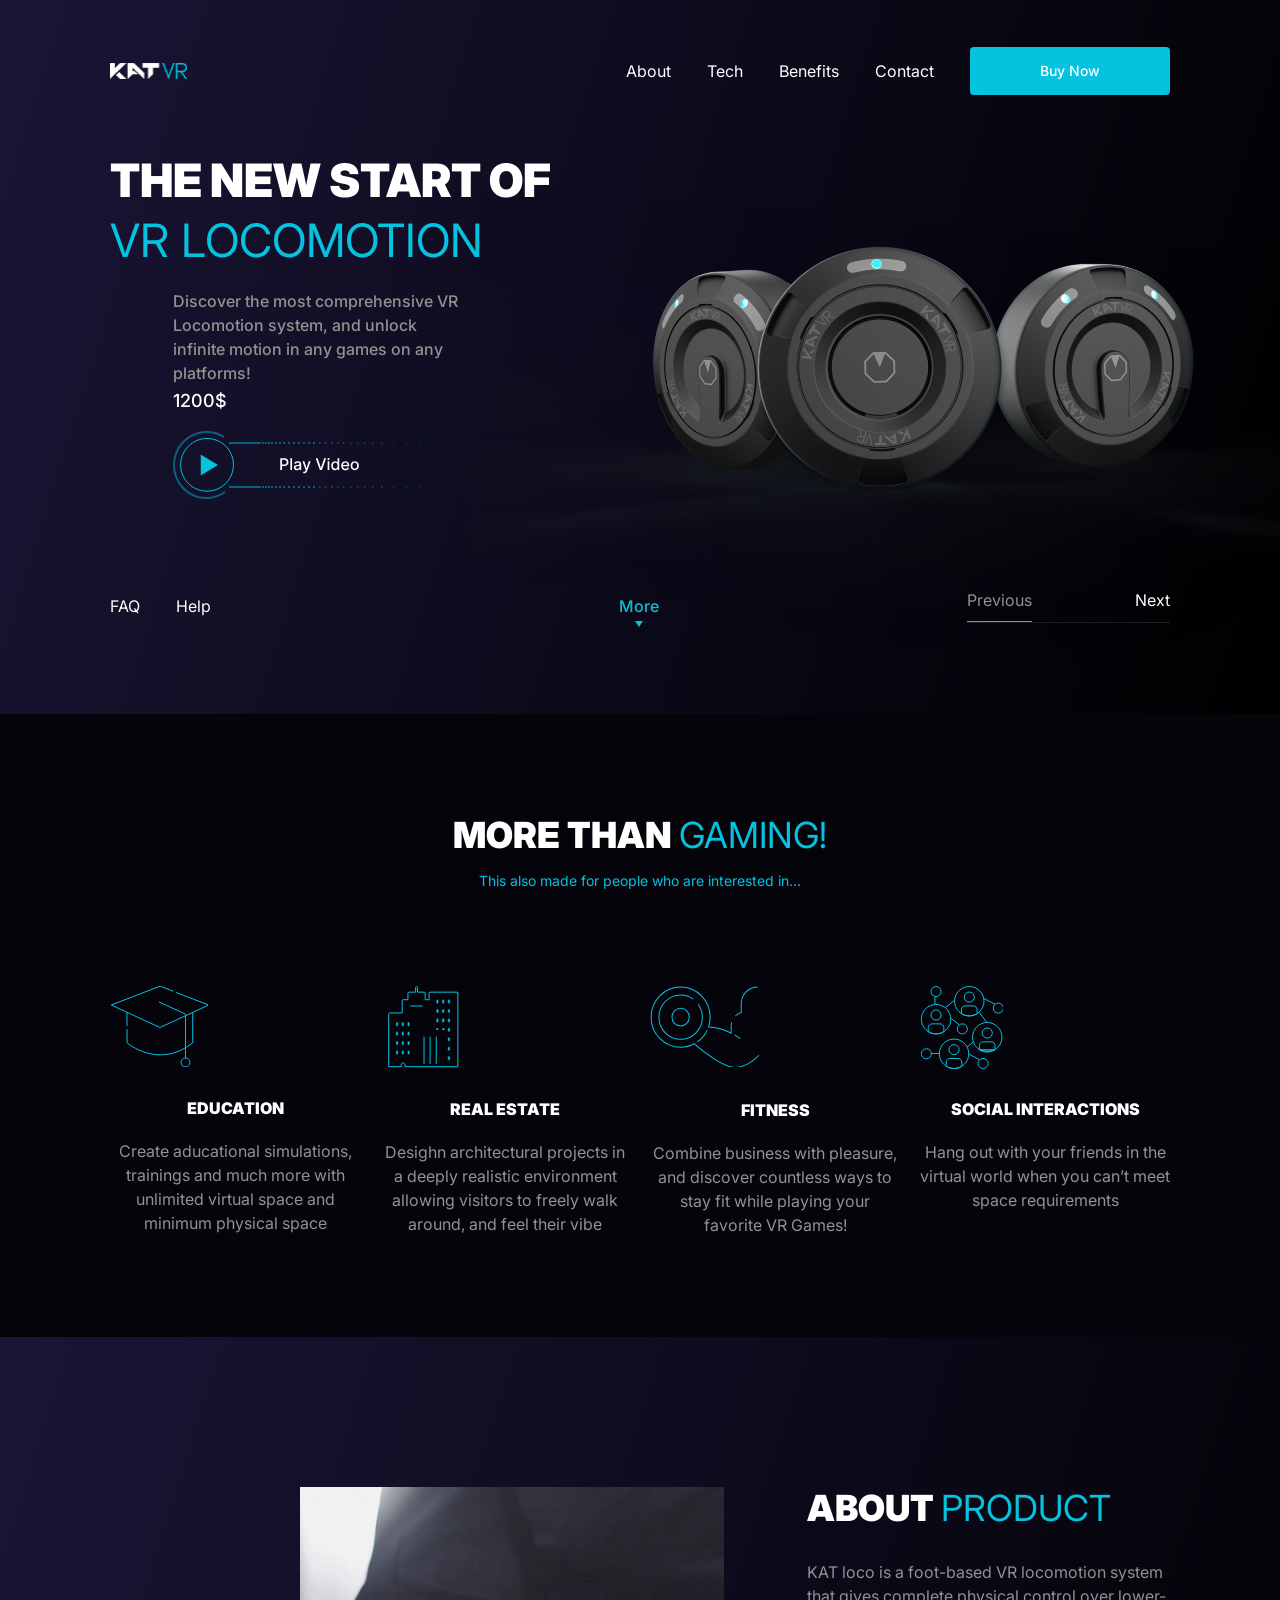
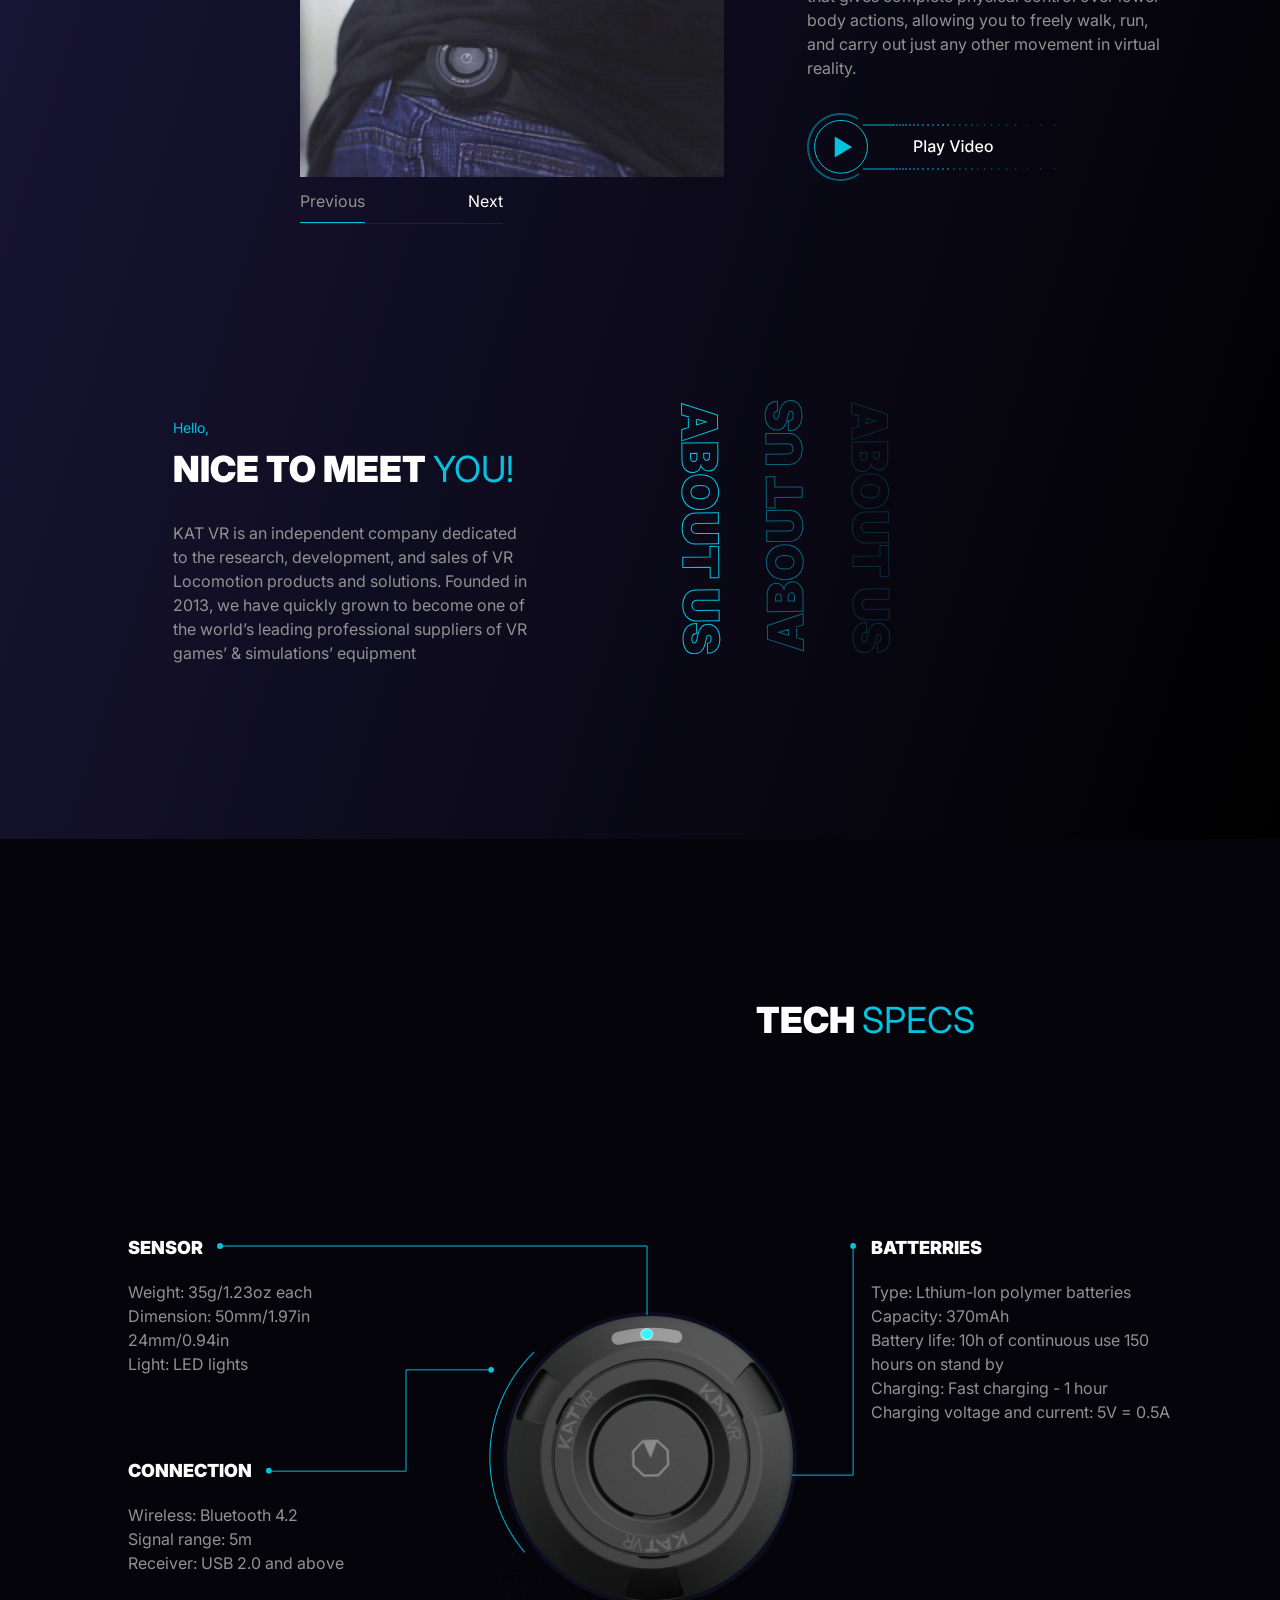
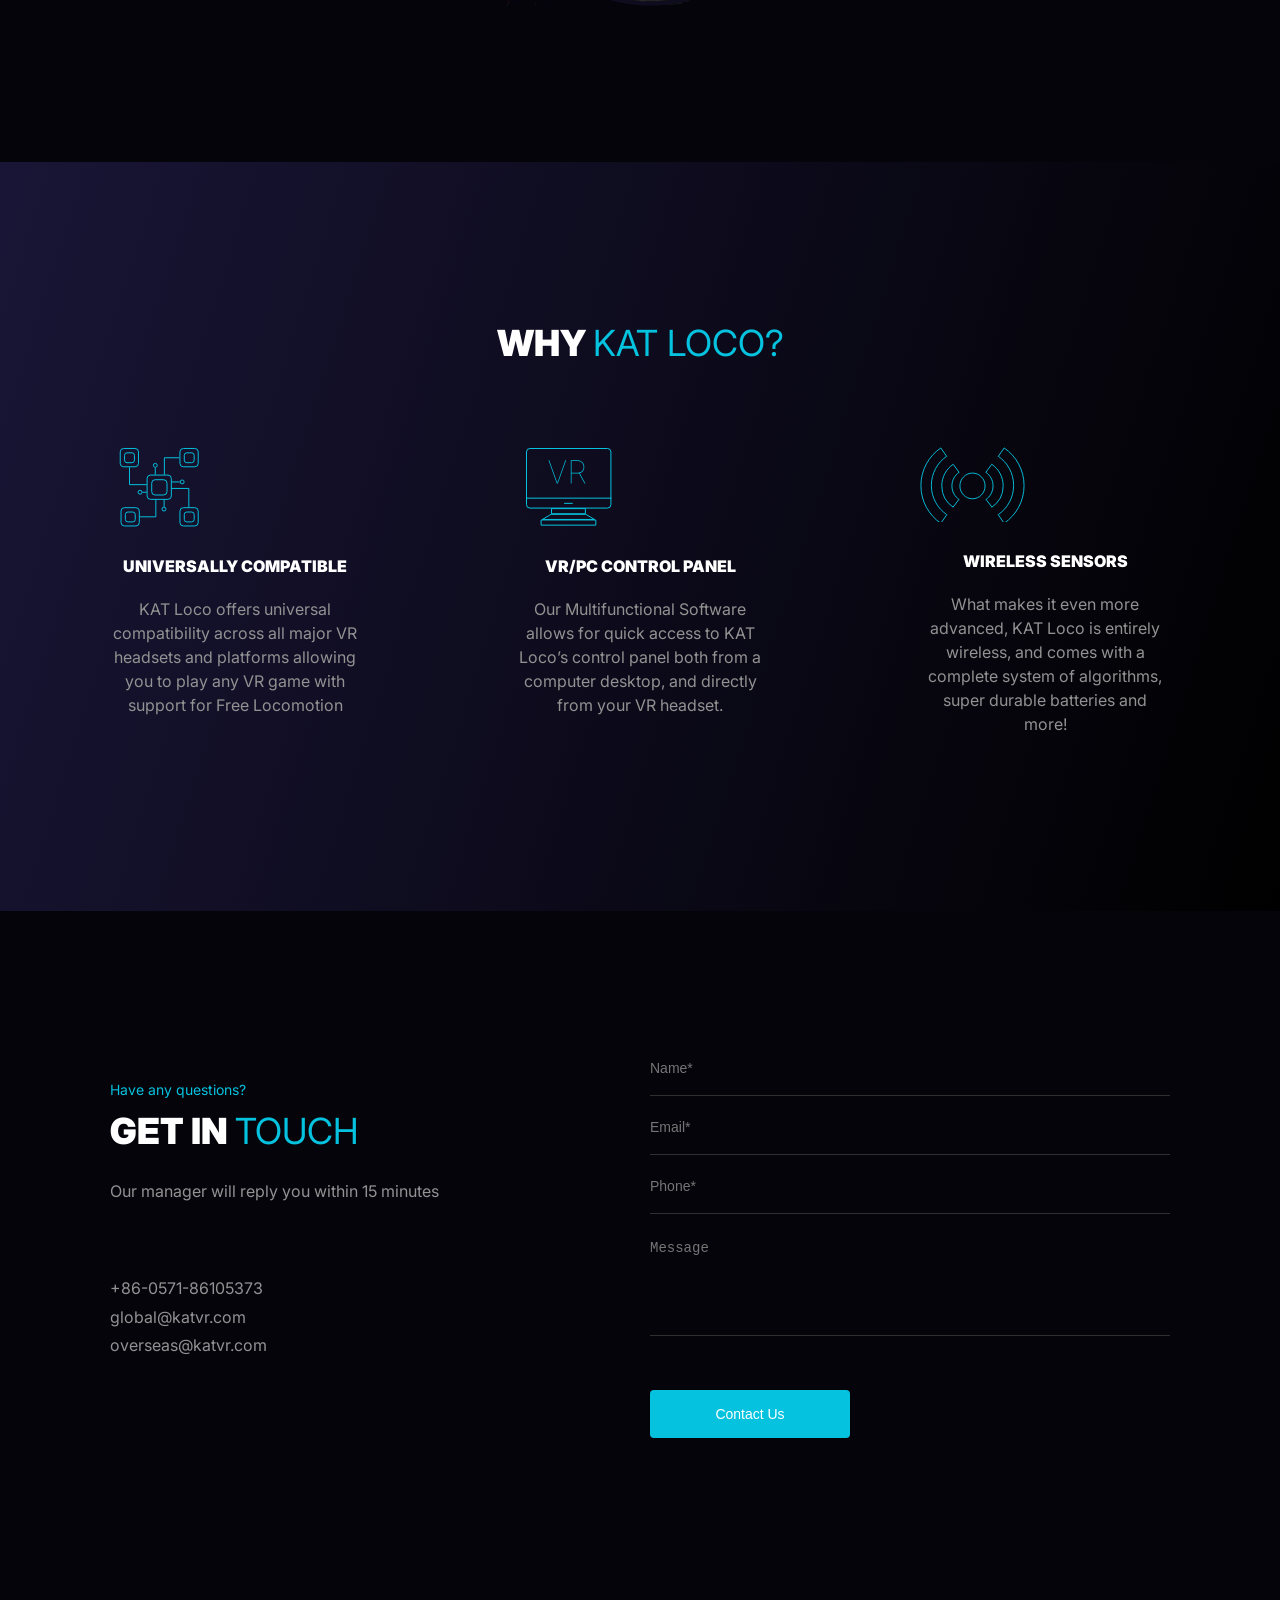
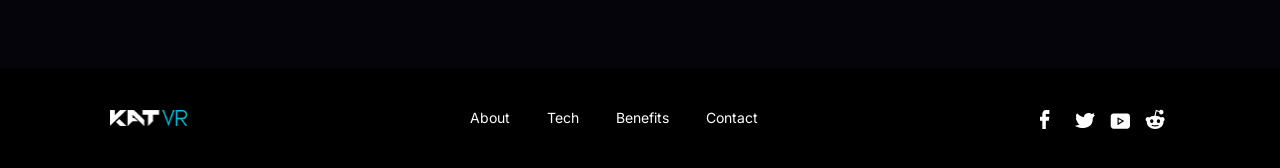
<file: index.html>
<!doctype html><html lang="en" class="page"><head><meta charset="utf-8"><meta name="viewport" content="width=device-width, initial-scale=1.0"><title>KATVR</title><link rel="icon" href="katvr-logo.1cfa321a.svg"><link rel="preconnect" href="https://fonts.googleapis.com"><link rel="preconnect" href="https://fonts.gstatic.com"><link href="https://fonts.googleapis.com/css2?family=Inter:ital,opsz,wght@0,14..32,100..900;1,14..32,100..900&display=swap" rel="stylesheet"><link rel="stylesheet" href="index.f21bf142.css"></head><body class="page__body"> <header class="header" id="header"> <div class="container page__relative"> <div class="header__bg"></div> <div class="header__grid"> <div class="header__top-bar"> <div class="header__top-left"> <a href="#" class="logo"> <img class="logo__img" src="katvr-logo.1cfa321a.svg" alt="katvr-logo"> </a> <a href="#menu" class="icon icon--menu"></a> <select name="language" class="select"> <option value="english">En</option> <option value="arabic">Ar</option> <option value="chinese (simple)">Ch</option> <option value="chinese (tradition)">Ch</option> <option value="french">Fr</option> <option value="german">Ger</option> <option value="italian">It</option> <option value="polish">Pl</option> <option value="russian">Ru</option> <option value="ukrainian">Urk</option> </select> </div> <div class="header__top-right"> <nav class="nav"> <ul class="nav__list nav__list--desktop"> <li class="nav__item nav__item--bottom"> <a href="#about" class="nav__link"> About </a> </li> <li class="nav__item nav__item--bottom"> <a href="#tech" class="nav__link"> Tech </a> </li> <li class="nav__item nav__item--bottom"> <a href="#why" class="nav__link"> Benefits </a> </li> <li class="nav__item nav__item--bottom"> <a href="#get" class="nav__link"> Contact </a> </li> </ul> </nav> <a href="#" class="button button--desktop"> Buy Now </a> </div> </div> <h1 class="title title--header"> THE NEW START OF <br> <span class="title__blue title__blue--small">VR LOCOMOTION</span> </h1> <p class="header__description"> Discover the most comprehensive VR Locomotion system, and unlock infinite motion in any games on any platforms! </p> <div class="header__price">1200$</div> <a href="#" class="header__play play-video play-video--link"></a> <a href="#" class="button button--header"> Buy Now </a> <div class="header__bottom-bar"> <nav class="nav"> <ul class="nav__list nav__list--desktop"> <li class="nav__item nav__item--bottom"> <a href="#get" class="nav__link"> FAQ </a> </li> <li class="nav__item nav__item--bottom"> <a href="#help" class="nav__link"> Help </a> </li> </ul> </nav> <a href="#gaming" class="header__link"> More </a> <div class="btn-toggle"> <div class="active btn-toggle__button">Previous</div> <div class="btn-toggle__button">Next</div> </div> </div> </div> </div> </header>  <aside class="menu page__menu" id="menu"> <div class="menu__top"> <div class="container"> <a href="#header" class="icon icon--close"></a> <nav class="nav nav--link"> <ul class="nav__list"> <li class="nav__item nav__item--top"> <a href="#about" class="nav__link nav__link--padding"> About </a> </li> <li class="nav__item nav__item--top"> <a href="#tech" class="nav__link nav__link--padding"> Tech </a> </li> <li class="nav__item nav__item--top"> <a href="#why" class="nav__link nav__link--padding"> Benefits </a> </li> <li class="nav__item nav__item--top"> <a href="#get" class="nav__link nav__link--padding"> Contact </a> </li> <li class="nav__item nav__item--top"> <a href="#language" class="nav__link nav__link--padding"> Language </a> </li> <li class="nav__item nav__item--top"> <a href="#get" class="nav__link nav__link--padding"> FAQ </a> </li> <li class="nav__item nav__item--top"> <a href="#help" class="nav__link nav__link--padding"> Help </a> </li> </ul> </nav> </div> </div> <div class="menu__bottom"></div> </aside> <aside class="menu page__menu" id="language"> <div class="menu__top"> <div class="container"> <a href="#menu" class="icon icon--back"></a> <nav class="nav nav--language"> <ul class="nav__list"> <li class="nav__item"> <a href="#" class="nav__link nav__link--padding"> English </a> </li> <li class="nav__item"> <a href="#" class="nav__link nav__link--padding"> Arabic </a> </li> <li class="nav__item"> <a href="#" class="nav__link nav__link--padding"> Chinese (Simplified) </a> </li> <li class="nav__item"> <a href="#" class="nav__link nav__link--padding"> Chinese (Traditional) </a> </li> <li class="nav__item"> <a href="#" class="nav__link nav__link--padding"> French </a> </li> <li class="nav__item"> <a href="#" class="nav__link nav__link--padding"> German </a> </li> <li class="nav__item"> <a href="#" class="nav__link nav__link--padding"> Italian </a> </li> <li class="nav__item"> <a href="#" class="nav__link nav__link--padding"> Polish </a> </li> <li class="nav__item"> <a href="#" class="nav__link nav__link--padding"> Russian </a> </li> <li class="nav__item"> <a href="#" class="nav__link nav__link--padding"> Ukrainian </a> </li> </ul> </nav> </div> </div> <div class="menu__bottom"></div> </aside> <aside class="menu page__menu" id="help"> <div class="menu__top"> <div class="container"> <div class="help"> <a href="#header" class="icon icon--closehelp"></a> <h2 class="title title--help"> HOW CAN WE <span class="title__blue">HELP</span> YOU? </h2> <p class="help__text"> Welcome to our help center. Our goal is to make the process of getting acquainted and purchase as easy and pleasant as possible. Need help with your KAT VR loco product? Many product questions can be resolved by reviewing our Product Support <a href="#" class="help__link"> FAQs </a> . <span class="help__space"></span> Please also feel free to <a href="#" class="help__link"> Contact Us </a> directly should you need anything further. We’re happy to help. </p> <div class="help__links"> <a href="#" class="help__link"> Instruction manual </a> <a href="#" class="help__link"> Where to go for a warranty </a> <a href="#" class="help__link"> Service Policy </a> </div> <div class="info info--menu"> <a href="tel:+86-0571-86105373" class="info__link"> +86-0571-86105373 </a> <a href="mailto:global@katvr.com" class="info__link"> global@katvr.com </a> <a href="mailto:overseas@katvr.com" class="info__link"> overseas@katvr.com </a> </div> </div> </div> </div> <div class="menu__bottom"></div> </aside>  <main class="main"> <section class="gaming" id="gaming"> <div class="container"> <div class="gaming__top"> <h2 class="title title--gaming"> MORE THAN <span class="title__blue title__blue--small">GAMING!</span> </h2> <p class="gaming__info"> This also made for people who are interested in... </p> </div> <div class="gaming__bottom"> <article class="gaming__item interest"> <div class="interest__photo interest__photo--education"></div> <h3 class="title title--interest">EDUCATION</h3> <p class="interest__info interest__info--mobile-gaming"> Create aducational simulations, trainings and much more with... </p> <p class="interest__info interest__info--tablet-gaming"> Create aducational simulations, trainings and much more with unlimited virtual space and minimum physical space </p> </article> <article class="gaming__item interest"> <div class="interest__photo interest__photo--real"></div> <h3 class="title title--interest">REAL ESTATE</h3> <p class="interest__info interest__info--mobile-gaming"> Desighn architectural projects in a deeply realistic environment... </p> <p class="interest__info interest__info--tablet-gaming"> Desighn architectural projects in a deeply realistic environment allowing visitors to freely walk around, and feel their vibe </p> </article> <article class="gaming__item interest"> <div class="interest__photo interest__photo--fitness"></div> <h3 class="title title--interest">FITNESS</h3> <p class="interest__info interest__info--mobile-gaming"> Combine business with pleasure, and discover countless ways... </p> <p class="interest__info interest__info--tablet-gaming"> Combine business with pleasure, and discover countless ways to stay fit while playing your favorite VR Games! </p> </article> <article class="gaming__item interest"> <div class="interest__photo interest__photo--social"></div> <h3 class="title title--interest">SOCIAL INTERACTIONS</h3> <p class="interest__info interest__info--mobile-gaming"> Hang out with your friends in the virtual world when you can’t... </p> <p class="interest__info interest__info--tablet-gaming"> Hang out with your friends in the virtual world when you can’t meet space requirements </p> </article> </div> </div> </section> <section class="about" id="about"> <div class="container"> <div class="about__grid"> <h2 class="title title--about"> ABOUT <span class="title__blue title__blue--small">PRODUCT</span> </h2> <div class="about__slider"> <img src="video-photo.eb3139e2.png" alt="photo" class="about__photo"> <div class="about__dots"></div> <div class="about__btn-toggle btn-toggle"> <div class="active btn-toggle__button">Previous</div> <div class="btn-toggle__button">Next</div> </div> </div> <p class="about__text about__text--top"> KAT loco is a foot-based VR locomotion system that gives complete physical control over lower-body actions, allowing you to freely walk, run, and carry out just any other movement in virtual reality. </p> <a href="#" class="play-video play-video__about play-video--link"></a> <h2 class="title title--hello"> <span class="title__blue title__blue--hello title__blue--small"> Hello, </span> <br> NICE TO MEET <span class="title__blue title__blue--small">YOU!</span> </h2> <p class="about__text about__text--bottom"> KAT VR is an independent company dedicated to the research, development, and sales of VR Locomotion products and solutions. Founded in 2013, we have quickly grown to become one of the world’s leading professional suppliers of VR games’ & simulations’ equipment </p> <div class="about__bg-img"></div> </div> </div> </section> <section class="tech" id="tech"> <div class="container"> <h2 class="title title--tech"> TECH <span class="title__blue title__blue--small">SPECS</span> </h2> <div class="tech__desktop-relative"> <div class="tech__bg-img"> <div class="tech__plus tech__plus--top" id="button-top"></div> <div class="tech__plus tech__plus--right" id="button-right"></div> <div class="tech__plus tech__plus--left" id="button-left"></div> <div class="tech__line tech__line--top"></div> <div class="tech__line tech__line--right"></div> <div class="tech__line tech__line--left"></div> </div> </div> <div class="tech__specs"> <div class="tech__spec tech__spec--top" id="sensor"> <h3 class="title title--spec">SENSOR</h3> <p class="tech__text"> Weight: 35g/1.23oz each <br> Dimension: 50mm/1.97in <br> 24mm/0.94in <br> Light: LED lights </p> </div> <div class="tech__spec tech__spec--right" id="batteries"> <h3 class="title title--spec">BATTERRIES</h3> <p class="tech__text"> Type: Lthium-lon polymer batteries <br> Capacity: 370mAh <br> Battery life: 10h of continuous use 150 <br> hours on stand by <br> Charging: Fast charging - 1 hour <br> Charging voltage and current: 5V = 0.5A </p> </div> <div class="tech__spec tech__spec--left" id="connection"> <h3 class="title title--spec">CONNECTION</h3> <p class="tech__text"> Wireless: Bluetooth 4.2 <br> Signal range: 5m <br> Receiver: USB 2.0 and above </p> </div> </div> </div> </section> <section class="why" id="why"> <div class="container"> <h2 class="title title--why"> WHY <span class="title__blue title__blue--small">KAT LOCO?</span> </h2> <div class="why__bottom"> <article class="interest why__item why__item--left"> <div class="interest__photo interest__photo--universally"></div> <h3 class="title title--interest">UNIVERSALLY COMPATIBLE</h3> <p class="interest__info interest__info--mobile-why"> KAT Loco offers universal compatibility across all major VR headsets and platforms... </p> <p class="interest__info interest__info--tablet-why"> KAT Loco offers universal compatibility across all major VR headsets and... </p> <p class="interest__info interest__info--desktop-why"> KAT Loco offers universal compatibility across all major VR headsets and platforms allowing you to play any VR game with support for Free Locomotion </p> </article> <article class="interest why__item why__item--mid"> <div class="interest__photo interest__photo--panel"></div> <h3 class="title title--interest">VR/PC CONTROL PANEL</h3> <p class="interest__info interest__info--mobile-why"> Our Multifunctional Software allows for quick access to KAT Loco’s control panel both from... </p> <p class="interest__info interest__info--tablet-why"> Our Multifunctional Software allows for quick access to KAT Loco’s... </p> <p class="interest__info interest__info--desktop-why"> Our Multifunctional Software allows for quick access to KAT Loco’s control panel both from a computer desktop, and directly from your VR headset. </p> </article> <article class="interest why__item why__item--right"> <div class="interest__photo interest__photo--wireless"></div> <h3 class="title title--interest">WIRELESS SENSORS</h3> <p class="interest__info interest__info--mobile-why"> What makes it even more advanced, KAT Loco is entirely wireless, and comes with a... </p> <p class="interest__info interest__info--tablet-why"> What makes it even more advanced, KAT Loco is entirely wireless, and.. </p> <p class="interest__info interest__info--desktop-why"> What makes it even more advanced, KAT Loco is entirely wireless, and comes with a complete system of algorithms, super durable batteries and more! </p> </article> </div> </div> </section> <section class="get" id="get"> <div class="container"> <div class="get__grid"> <h2 class="title title--questions"> <span class="title__blue title__blue--hello title__blue--small"> Have any questions? </span> <br> GET IN <span class="title__blue title__blue--small">TOUCH</span> </h2> <form onsubmit="this.reset(); return false;" action="#" method="post" class="form get__form"> <input type="text" name="name" placeholder="Name*" tabindex="1" class="form__element form__name" required> <input type="email" name="email" placeholder="Email*" tabindex="2" class="form__element form__email" required> <input type="tel" name="tel" placeholder="Phone*" tabindex="3" class="form__element form__name" required> <textarea name="message" placeholder="Message" tabindex="4" class="form__element form__message" autocomplete="on"></textarea> <button type="submit" class="button"> Contact Us </button> </form> <p class="get__info"> Our manager will reply you within 15 minutes </p> <div class="info info--get"> <a href="tel:+86-0571-86105373" class="info__link"> +86-0571-86105373 </a> <a href="mailto:global@katvr.com" class="info__link"> global@katvr.com </a> <a href="mailto:overseas@katvr.com" class="info__link"> overseas@katvr.com </a> </div> </div> </div> </section> </main> <a href="#" class="fixed fixed--hidden" id="fixed"></a> <footer class="footer"> <div class="container"> <div class="footer__grid"> <a href="#" class="footer__logo logo"> <img class="logo__img" src="katvr-logo.1cfa321a.svg" alt="katvr-logo"> </a> <nav class="footer__nav nav"> <ul class="nav__list nav__list--footer"> <li class="nav__item nav__item--bottom"> <a href="#about" class="nav__link"> About </a> </li> <li class="nav__item nav__item--bottom"> <a href="#tech" class="nav__link"> Tech </a> </li> <li class="nav__item nav__item--bottom"> <a href="#why" class="nav__link"> Benefits </a> </li> <li class="nav__item nav__item--bottom"> <a href="#get" class="nav__link"> Contact </a> </li> </ul> </nav> <div class="info info--footer"> <a href="tel:+86-0571-86105373" class="info__link"> +86-0571-86105373 </a> <a href="mailto:global@katvr.com" class="info__link"> global@katvr.com </a> <a href="mailto:overseas@katvr.com" class="info__link"> overseas@katvr.com </a> </div> <div class="footer__icon"> <a href="https://www.facebook.com/?locale=uk_UA" class="icon icon--facebook"></a> <a href="https://www.youtube.com/" class="icon icon--twitter"></a> <a href="https://x.com/home?lang=uk" class="icon icon--youtube"></a> <a href="https://www.reddit.com/" class="icon icon--reddit"></a> </div> </div> </div> </footer> <script src="index.a166bacd.js"></script> </body></html>
</file>
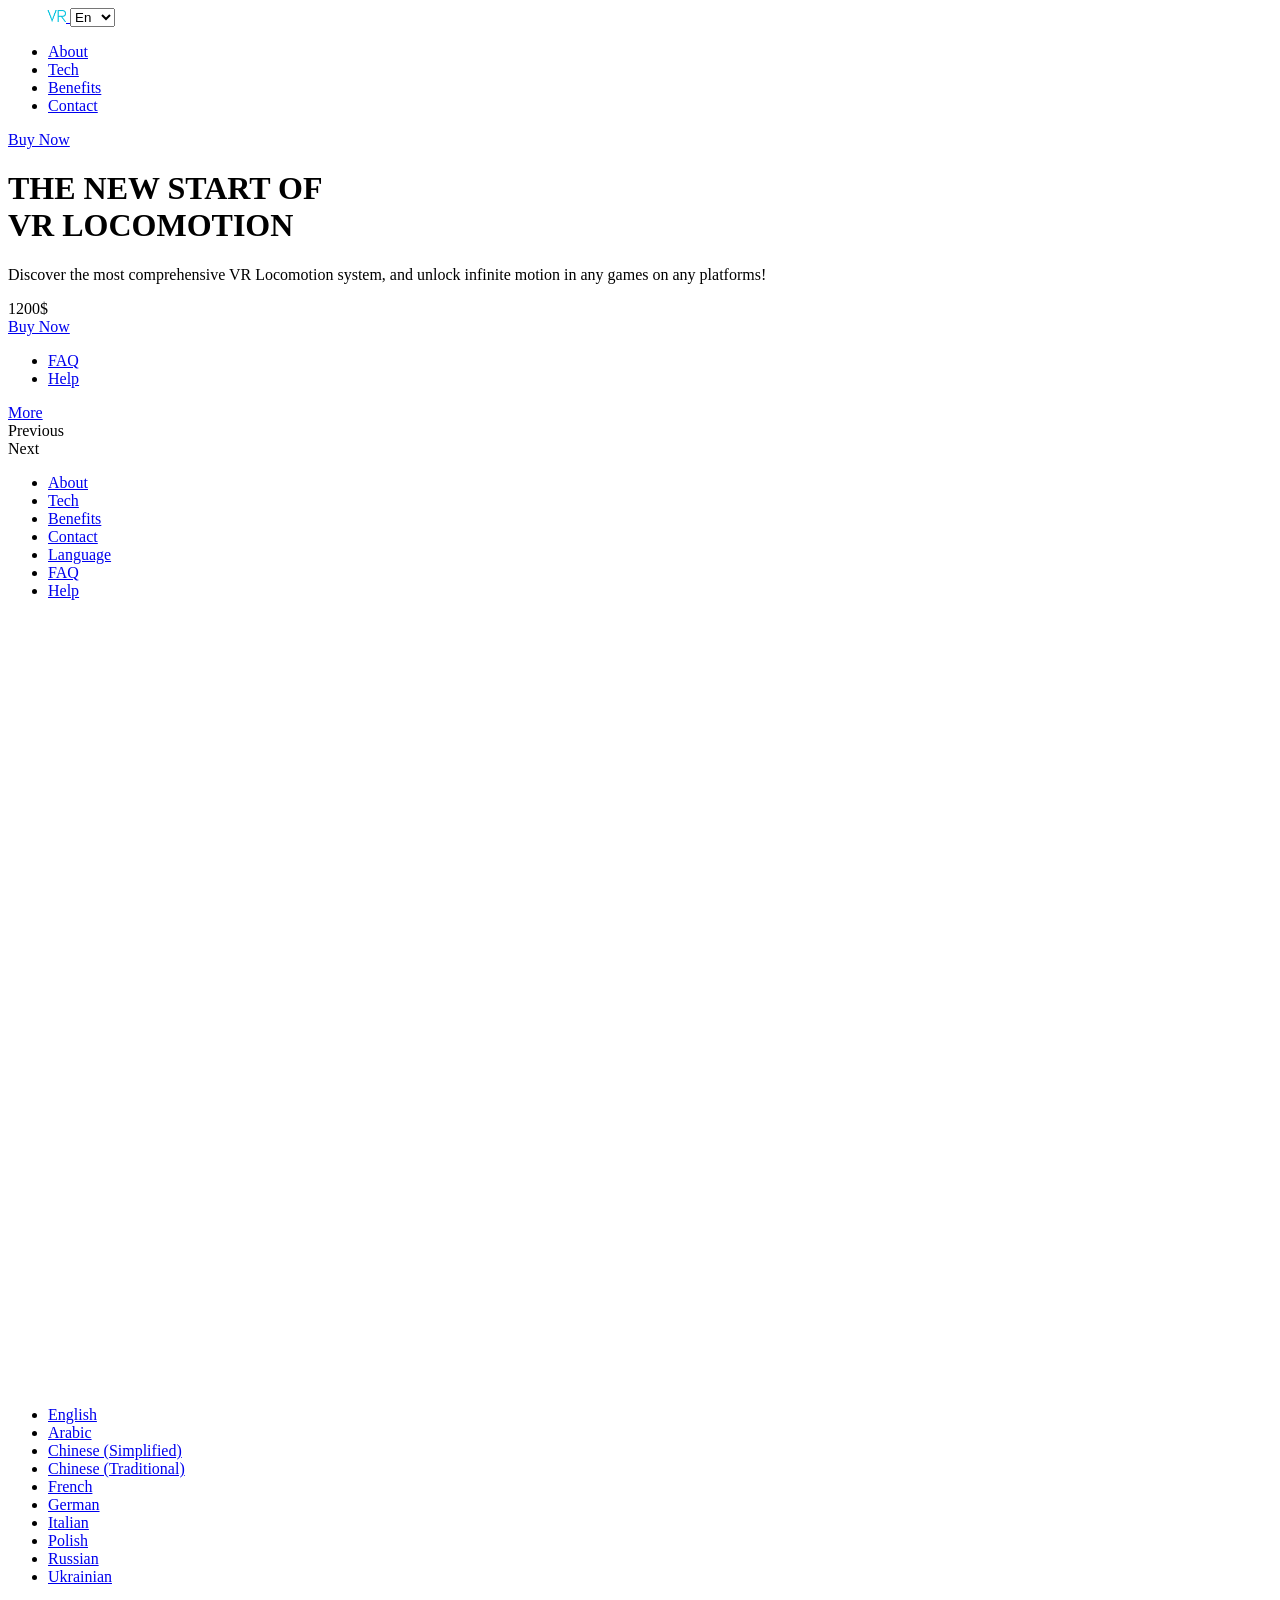
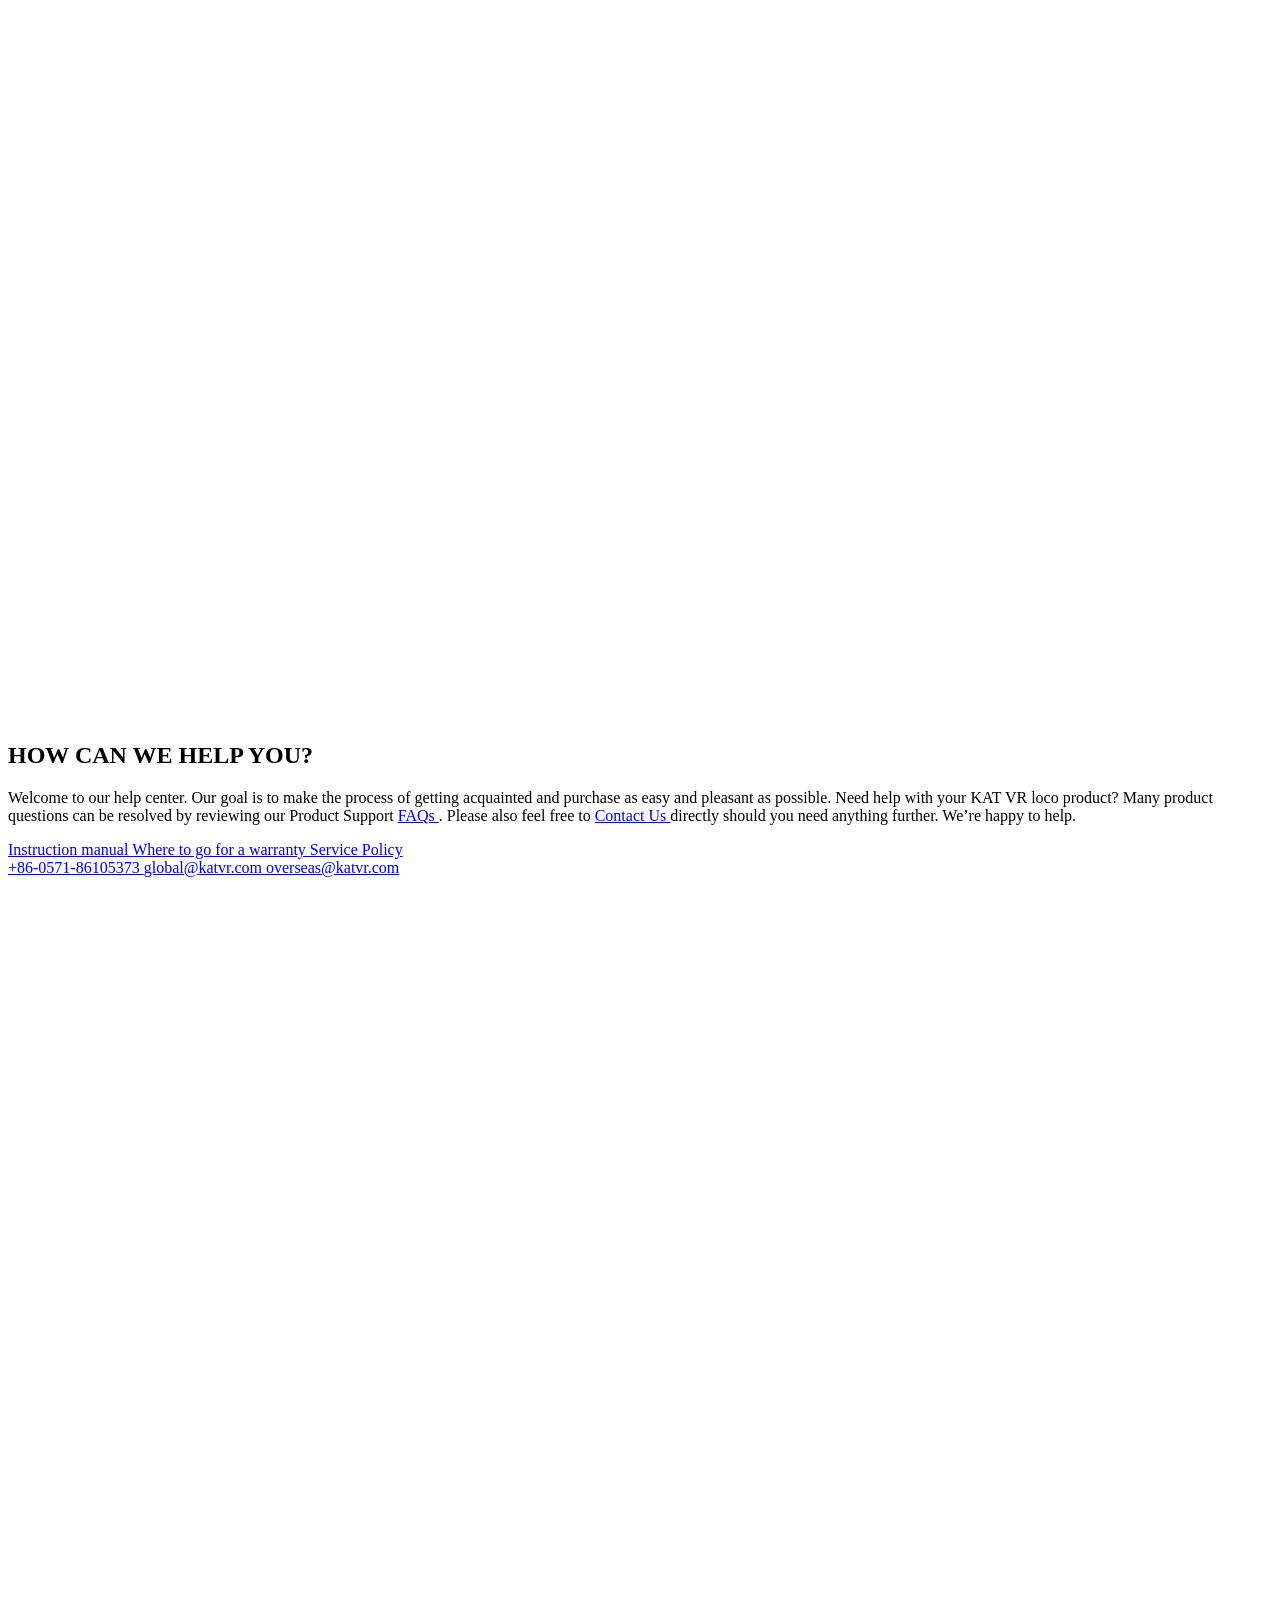
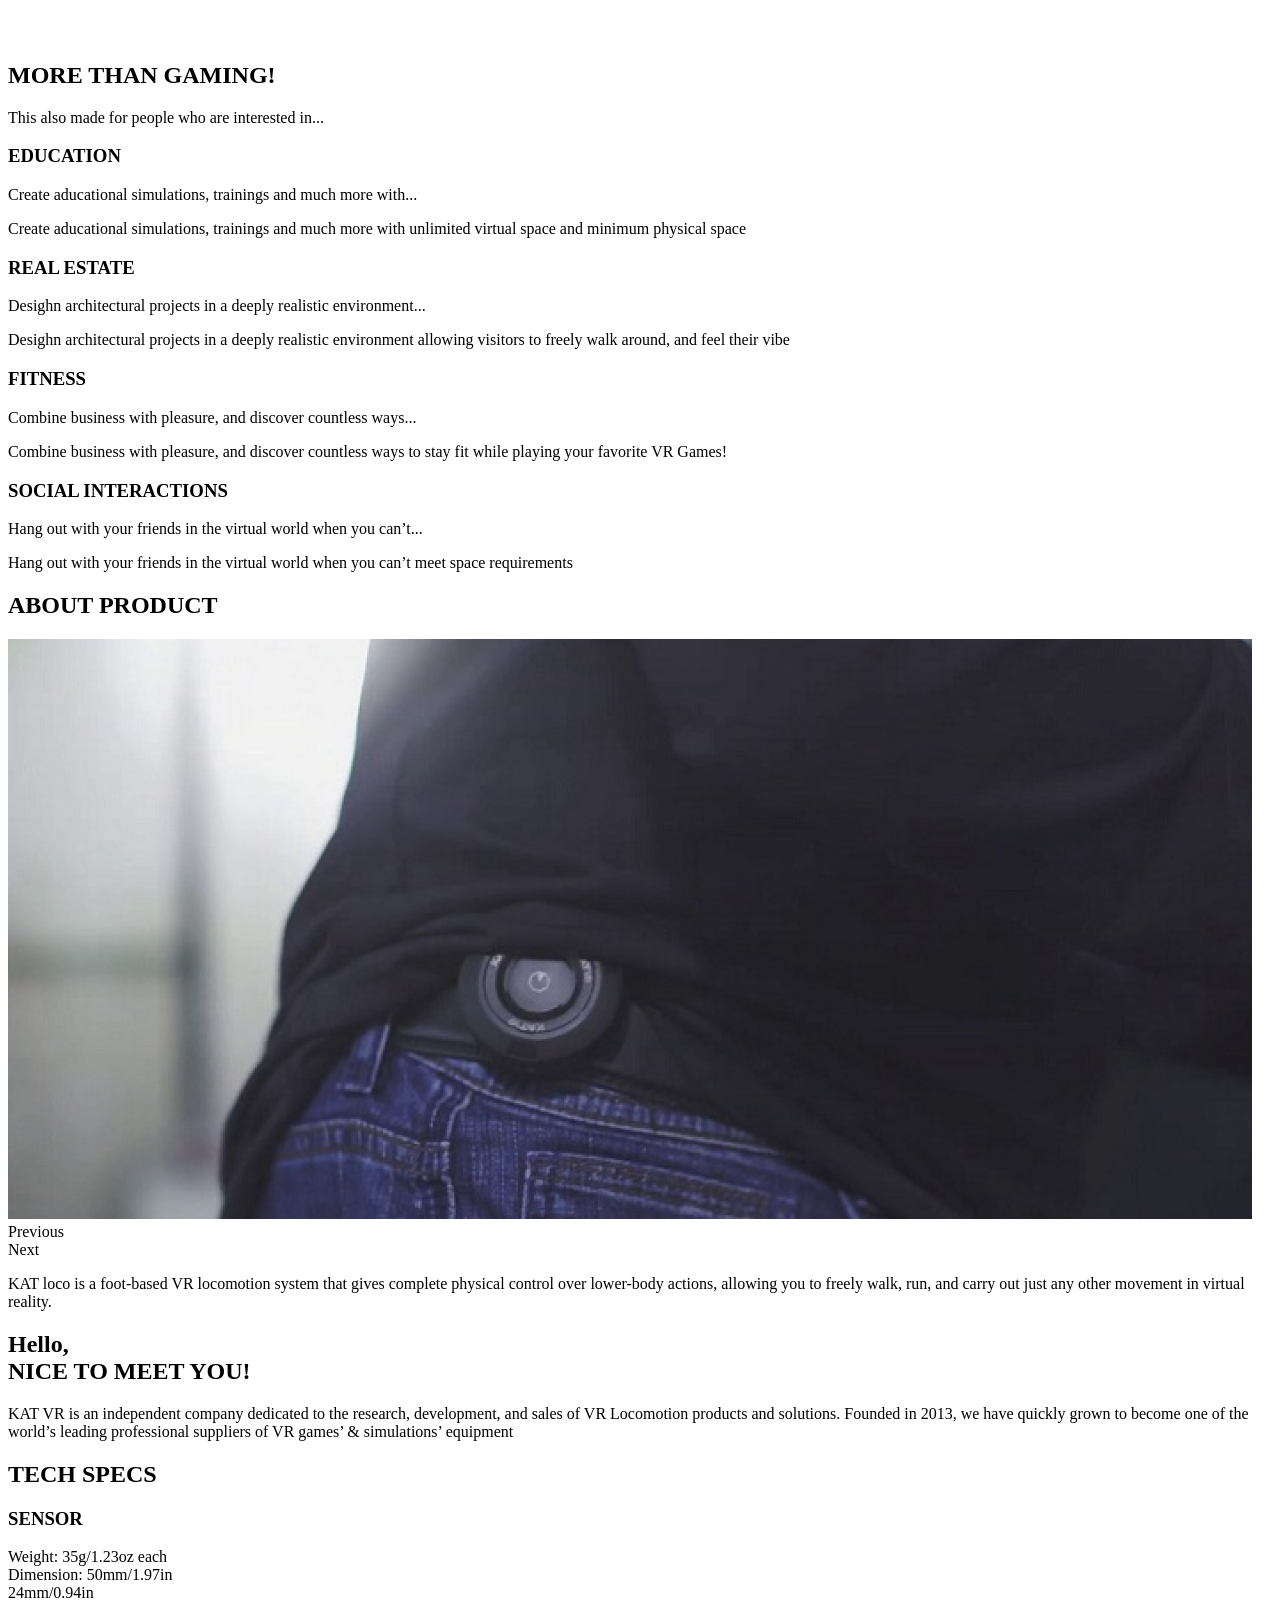
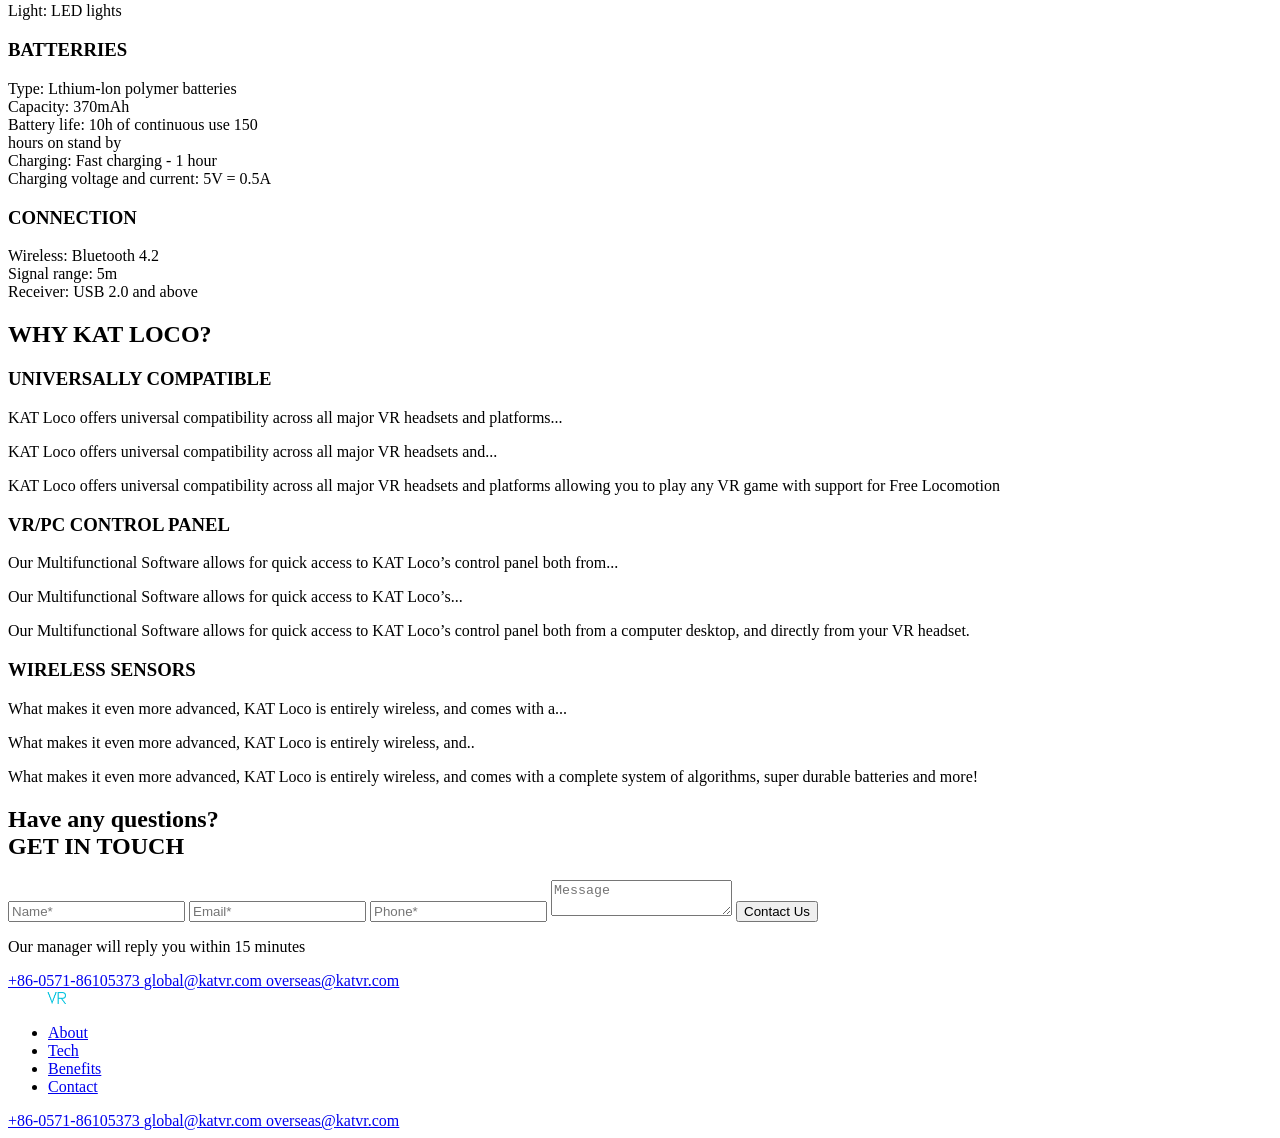
<file: src/index.html>
<!-- #region head -->
<!doctype html>
<html
  lang="en"
  class="page"
>
  <head>
    <meta charset="UTF-8" />
    <meta
      name="viewport"
      content="width=device-width, initial-scale=1.0"
    />
    <title>KATVR</title>
    <link
      rel="icon"
      href="./images/logo/katvr-logo.svg"
    />
    <link
      rel="preconnect"
      href="https://fonts.googleapis.com"
    />
    <link
      rel="preconnect"
      href="https://fonts.gstatic.com"
    />
    <link
      href="https://fonts.googleapis.com/css2?family=Inter:ital,opsz,wght@0,14..32,100..900;1,14..32,100..900&display=swap"
      rel="stylesheet"
    />
    <link
      rel="stylesheet"
      href="./styles/main.scss"
    />
  </head>
  <!-- #endregion -->
  <body class="page__body">
    <header
      class="header"
      id="header"
    >
      <div class="container page__relative">
        <div class="header__bg"></div>
        <div class="header__grid">
          <div class="header__top-bar">
            <div class="header__top-left">
              <a
                href="#"
                class="logo"
              >
                <img
                  class="logo__img"
                  src="./images/logo/katvr-logo.svg"
                  alt="katvr-logo"
                />
              </a>
              <a
                href="#menu"
                class="icon icon--menu"
              ></a>
              <select
                name="language"
                class="select"
              >
                <option value="english">En</option>
                <option value="arabic">Ar</option>
                <option value="chinese (simple)">Ch</option>
                <option value="chinese (tradition)">Ch</option>
                <option value="french">Fr</option>
                <option value="german">Ger</option>
                <option value="italian">It</option>
                <option value="polish">Pl</option>
                <option value="russian">Ru</option>
                <option value="ukrainian">Urk</option>
              </select>
            </div>

            <div class="header__top-right">
              <nav class="nav">
                <ul class="nav__list nav__list--desktop">
                  <li class="nav__item nav__item--bottom">
                    <a
                      href="#about"
                      class="nav__link"
                    >
                      About
                    </a>
                  </li>
                  <li class="nav__item nav__item--bottom">
                    <a
                      href="#tech"
                      class="nav__link"
                    >
                      Tech
                    </a>
                  </li>
                  <li class="nav__item nav__item--bottom">
                    <a
                      href="#why"
                      class="nav__link"
                    >
                      Benefits
                    </a>
                  </li>
                  <li class="nav__item nav__item--bottom">
                    <a
                      href="#get"
                      class="nav__link"
                    >
                      Contact
                    </a>
                  </li>
                </ul>
              </nav>
              <a
                href="#"
                class="button button--desktop"
              >
                Buy Now
              </a>
            </div>
          </div>
          <h1 class="title title--header">
            THE NEW START OF
            <br />
            <span class="title__blue title__blue--small">VR LOCOMOTION</span>
          </h1>

          <p class="header__description">
            Discover the most comprehensive VR Locomotion system, and unlock
            infinite motion in any games on any platforms!
          </p>

          <div class="header__price">1200$</div>
          <a
            href="#"
            class="play-video play-video--link header__play"
          ></a>

          <a
            href="#"
            class="button button--header"
          >
            Buy Now
          </a>
          <div class="header__bottom-bar">
            <nav class="nav">
              <ul class="nav__list nav__list--desktop">
                <li class="nav__item nav__item--bottom">
                  <a
                    href="#get"
                    class="nav__link"
                  >
                    FAQ
                  </a>
                </li>
                <li class="nav__item nav__item--bottom">
                  <a
                    href="#help"
                    class="nav__link"
                  >
                    Help
                  </a>
                </li>
              </ul>
            </nav>
            <a
              href="#gaming"
              class="header__link"
            >
              More
            </a>
            <div class="btn-toggle">
              <div class="btn-toggle__button active">Previous</div>
              <div class="btn-toggle__button">Next</div>
            </div>
          </div>
        </div>
      </div>
    </header>

    <!-- #region aside -->
    <aside
      class="menu page__menu"
      id="menu"
    >
      <div class="menu__top">
        <div class="container">
          <a
            href="#header"
            class="icon icon--close"
          ></a>
          <nav class="nav nav--link">
            <ul class="nav__list">
              <li class="nav__item nav__item--top">
                <a
                  href="#about"
                  class="nav__link nav__link--padding"
                >
                  About
                </a>
              </li>
              <li class="nav__item nav__item--top">
                <a
                  href="#tech"
                  class="nav__link nav__link--padding"
                >
                  Tech
                </a>
              </li>
              <li class="nav__item nav__item--top">
                <a
                  href="#why"
                  class="nav__link nav__link--padding"
                >
                  Benefits
                </a>
              </li>
              <li class="nav__item nav__item--top">
                <a
                  href="#get"
                  class="nav__link nav__link--padding"
                >
                  Contact
                </a>
              </li>
              <li class="nav__item nav__item--top">
                <a
                  href="#language"
                  class="nav__link nav__link--padding"
                >
                  Language
                </a>
              </li>
              <li class="nav__item nav__item--top">
                <a
                  href="#get"
                  class="nav__link nav__link--padding"
                >
                  FAQ
                </a>
              </li>
              <li class="nav__item nav__item--top">
                <a
                  href="#help"
                  class="nav__link nav__link--padding"
                >
                  Help
                </a>
              </li>
            </ul>
          </nav>
        </div>
      </div>
      <div class="menu__bottom"></div>
    </aside>

    <aside
      class="menu page__menu"
      id="language"
    >
      <div class="menu__top">
        <div class="container">
          <a
            href="#menu"
            class="icon icon--back"
          ></a>
          <nav class="nav nav--language">
            <ul class="nav__list">
              <li class="nav__item">
                <a
                  href="#"
                  class="nav__link nav__link--padding"
                >
                  English
                </a>
              </li>
              <li class="nav__item">
                <a
                  href="#"
                  class="nav__link nav__link--padding"
                >
                  Arabic
                </a>
              </li>
              <li class="nav__item">
                <a
                  href="#"
                  class="nav__link nav__link--padding"
                >
                  Chinese (Simplified)
                </a>
              </li>
              <li class="nav__item">
                <a
                  href="#"
                  class="nav__link nav__link--padding"
                >
                  Chinese (Traditional)
                </a>
              </li>
              <li class="nav__item">
                <a
                  href="#"
                  class="nav__link nav__link--padding"
                >
                  French
                </a>
              </li>
              <li class="nav__item">
                <a
                  href="#"
                  class="nav__link nav__link--padding"
                >
                  German
                </a>
              </li>
              <li class="nav__item">
                <a
                  href="#"
                  class="nav__link nav__link--padding"
                >
                  Italian
                </a>
              </li>
              <li class="nav__item">
                <a
                  href="#"
                  class="nav__link nav__link--padding"
                >
                  Polish
                </a>
              </li>
              <li class="nav__item">
                <a
                  href="#"
                  class="nav__link nav__link--padding"
                >
                  Russian
                </a>
              </li>
              <li class="nav__item">
                <a
                  href="#"
                  class="nav__link nav__link--padding"
                >
                  Ukrainian
                </a>
              </li>
            </ul>
          </nav>
        </div>
      </div>
      <div class="menu__bottom"></div>
    </aside>

    <aside
      class="menu page__menu"
      id="help"
    >
      <div class="menu__top">
        <div class="container">
          <div class="help">
            <a
              href="#header"
              class="icon icon--closehelp"
            ></a>
            <h2 class="title title--help">
              HOW CAN WE
              <span class="title__blue">HELP</span>
              YOU?
            </h2>
            <p class="help__text">
              Welcome to our help center. Our goal is to make the process of
              getting acquainted and purchase as easy and pleasant as possible.
              Need help with your KAT VR loco product? Many product questions
              can be resolved by reviewing our Product Support
              <a
                href="#"
                class="help__link"
              >
                FAQs
              </a>
              .
              <span class="help__space"></span>
              Please also feel free to
              <a
                href="#"
                class="help__link"
              >
                Contact Us
              </a>
              directly should you need anything further. We’re happy to help.
            </p>
            <div class="help__links">
              <a
                href="#"
                class="help__link"
              >
                Instruction manual
              </a>
              <a
                href="#"
                class="help__link"
              >
                Where to go for a warranty
              </a>
              <a
                href="#"
                class="help__link"
              >
                Service Policy
              </a>
            </div>
            <div class="info info--menu">
              <a
                href="tel:+86-0571-86105373"
                class="info__link"
              >
                +86-0571-86105373
              </a>
              <a
                href="mailto:global@katvr.com"
                class="info__link"
              >
                global@katvr.com
              </a>
              <a
                href="mailto:overseas@katvr.com"
                class="info__link"
              >
                overseas@katvr.com
              </a>
            </div>
          </div>
        </div>
      </div>
      <div class="menu__bottom"></div>
    </aside>
    <!-- #endregion -->

    <main class="main">
      <section
        class="gaming"
        id="gaming"
      >
        <div class="container">
          <div class="gaming__top">
            <h2 class="title title--gaming">
              MORE THAN
              <span class="title__blue title__blue--small">GAMING!</span>
            </h2>
            <p class="gaming__info">
              This also made for people who are interested in...
            </p>
          </div>

          <div class="gaming__bottom">
            <article class="interest gaming__item">
              <div class="interest__photo interest__photo--education"></div>
              <h3 class="title title--interest">EDUCATION</h3>
              <p class="interest__info interest__info--mobile-gaming">
                Create aducational simulations, trainings and much more with...
              </p>
              <p class="interest__info interest__info--tablet-gaming">
                Create aducational simulations, trainings and much more with
                unlimited virtual space and minimum physical space
              </p>
            </article>

            <article class="interest gaming__item">
              <div class="interest__photo interest__photo--real"></div>
              <h3 class="title title--interest">REAL ESTATE</h3>
              <p class="interest__info interest__info--mobile-gaming">
                Desighn architectural projects in a deeply realistic
                environment...
              </p>
              <p class="interest__info interest__info--tablet-gaming">
                Desighn architectural projects in a deeply realistic environment
                allowing visitors to freely walk around, and feel their vibe
              </p>
            </article>

            <article class="interest gaming__item">
              <div class="interest__photo interest__photo--fitness"></div>
              <h3 class="title title--interest">FITNESS</h3>
              <p class="interest__info interest__info--mobile-gaming">
                Combine business with pleasure, and discover countless ways...
              </p>
              <p class="interest__info interest__info--tablet-gaming">
                Combine business with pleasure, and discover countless ways to
                stay fit while playing your favorite VR Games!
              </p>
            </article>

            <article class="interest gaming__item">
              <div class="interest__photo interest__photo--social"></div>
              <h3 class="title title--interest">SOCIAL INTERACTIONS</h3>
              <p class="interest__info interest__info--mobile-gaming">
                Hang out with your friends in the virtual world when you
                can’t...
              </p>
              <p class="interest__info interest__info--tablet-gaming">
                Hang out with your friends in the virtual world when you can’t
                meet space requirements
              </p>
            </article>
          </div>
        </div>
      </section>

      <section
        class="about"
        id="about"
      >
        <div class="container">
          <div class="about__grid">
            <h2 class="title title--about">
              ABOUT
              <span class="title__blue title__blue--small">PRODUCT</span>
            </h2>
            <div class="about__slider">
              <img
                src="../src/images/about/video-photo.png"
                alt="photo"
                class="about__photo"
              />
              <div class="about__dots"></div>
              <div class="btn-toggle about__btn-toggle">
                <div class="btn-toggle__button active">Previous</div>
                <div class="btn-toggle__button">Next</div>
              </div>
            </div>
            <p class="about__text about__text--top">
              KAT loco is a foot-based VR locomotion system that gives complete
              physical control over lower-body actions, allowing you to freely
              walk, run, and carry out just any other movement in virtual
              reality.
            </p>
            <a
              href="#"
              class="play-video play-video--link play-video__about"
            ></a>
            <h2 class="title title--hello">
              <span class="title__blue title__blue--small title__blue--hello">
                Hello,
              </span>
              <br />
              NICE TO MEET
              <span class="title__blue title__blue--small">YOU!</span>
            </h2>
            <p class="about__text about__text--bottom">
              KAT VR is an independent company dedicated to the research,
              development, and sales of VR Locomotion products and solutions.
              Founded in 2013, we have quickly grown to become one of the
              world’s leading professional suppliers of VR games’ & simulations’
              equipment
            </p>
            <div class="about__bg-img"></div>
          </div>
        </div>
      </section>

      <section
        class="tech"
        id="tech"
      >
        <div class="container">
          <h2 class="title title--tech">
            TECH
            <span class="title__blue title__blue--small">SPECS</span>
          </h2>
          <div class="tech__desktop-relative">
            <div class="tech__bg-img">
              <div
                class="tech__plus tech__plus--top"
                id="button-top"
              ></div>
              <div
                class="tech__plus tech__plus--right"
                id="button-right"
              ></div>
              <div
                class="tech__plus tech__plus--left"
                id="button-left"
              ></div>
              <div class="tech__line tech__line--top"></div>
              <div class="tech__line tech__line--right"></div>
              <div class="tech__line tech__line--left"></div>
            </div>
          </div>

          <div class="tech__specs">
            <div
              class="tech__spec tech__spec--top"
              id="sensor"
            >
              <h3 class="title title--spec">SENSOR</h3>
              <p class="tech__text">
                Weight: 35g/1.23oz each
                <br />
                Dimension: 50mm/1.97in
                <br />
                24mm/0.94in
                <br />
                Light: LED lights
              </p>
            </div>

            <div
              class="tech__spec tech__spec--right"
              id="batteries"
            >
              <h3 class="title title--spec">BATTERRIES</h3>
              <p class="tech__text">
                Type: Lthium-lon polymer batteries
                <br />
                Capacity: 370mAh
                <br />
                Battery life: 10h of continuous use 150
                <br />
                hours on stand by
                <br />
                Charging: Fast charging - 1 hour
                <br />
                Charging voltage and current: 5V = 0.5A
              </p>
            </div>

            <div
              class="tech__spec tech__spec--left"
              id="connection"
            >
              <h3 class="title title--spec">CONNECTION</h3>
              <p class="tech__text">
                Wireless: Bluetooth 4.2
                <br />
                Signal range: 5m
                <br />
                Receiver: USB 2.0 and above
              </p>
            </div>
          </div>
        </div>
      </section>

      <section
        class="why"
        id="why"
      >
        <div class="container">
          <h2 class="title title--why">
            WHY
            <span class="title__blue title__blue--small">KAT LOCO?</span>
          </h2>
          <div class="why__bottom">
            <article class="interest why__item why__item--left">
              <div class="interest__photo interest__photo--universally"></div>
              <h3 class="title title--interest">UNIVERSALLY COMPATIBLE</h3>
              <p class="interest__info interest__info--mobile-why">
                KAT Loco offers universal compatibility across all major VR
                headsets and platforms...
              </p>
              <p class="interest__info interest__info--tablet-why">
                KAT Loco offers universal compatibility across all major VR
                headsets and...
              </p>
              <p class="interest__info interest__info--desktop-why">
                KAT Loco offers universal compatibility across all major VR
                headsets and platforms allowing you to play any VR game with
                support for Free Locomotion
              </p>
            </article>

            <article class="interest why__item why__item--mid">
              <div class="interest__photo interest__photo--panel"></div>
              <h3 class="title title--interest">VR/PC CONTROL PANEL</h3>
              <p class="interest__info interest__info--mobile-why">
                Our Multifunctional Software allows for quick access to KAT
                Loco’s control panel both from...
              </p>
              <p class="interest__info interest__info--tablet-why">
                Our Multifunctional Software allows for quick access to KAT
                Loco’s...
              </p>
              <p class="interest__info interest__info--desktop-why">
                Our Multifunctional Software allows for quick access to KAT
                Loco’s control panel both from a computer desktop, and directly
                from your VR headset.
              </p>
            </article>

            <article class="interest why__item why__item--right">
              <div class="interest__photo interest__photo--wireless"></div>
              <h3 class="title title--interest">WIRELESS SENSORS</h3>
              <p class="interest__info interest__info--mobile-why">
                What makes it even more advanced, KAT Loco is entirely wireless,
                and comes with a...
              </p>
              <p class="interest__info interest__info--tablet-why">
                What makes it even more advanced, KAT Loco is entirely wireless,
                and..
              </p>
              <p class="interest__info interest__info--desktop-why">
                What makes it even more advanced, KAT Loco is entirely wireless,
                and comes with a complete system of algorithms, super durable
                batteries and more!
              </p>
            </article>
          </div>
        </div>
      </section>

      <section
        class="get"
        id="get"
      >
        <div class="container">
          <div class="get__grid">
            <h2 class="title title--questions">
              <span class="title__blue title__blue--small title__blue--hello">
                Have any questions?
              </span>
              <br />
              GET IN
              <span class="title__blue title__blue--small">TOUCH</span>
            </h2>
            <form
              onsubmit="this.reset(); return false;"
              action="#"
              method="post"
              class="form get__form"
            >
              <input
                type="text"
                name="name"
                placeholder="Name*"
                tabindex="1"
                class="form__name form__element"
                required
              />
              <input
                type="email"
                name="email"
                placeholder="Email*"
                tabindex="2"
                class="form__email form__element"
                required
              />
              <input
                type="tel"
                name="tel"
                placeholder="Phone*"
                tabindex="3"
                class="form__name form__element"
                required
              />
              <textarea
                name="message"
                placeholder="Message"
                tabindex="4"
                class="form__message form__element"
                autocomplete="on"
              ></textarea>
              <button
                type="submit"
                class="button"
              >
                Contact Us
              </button>
            </form>
            <p class="get__info">
              Our manager will reply you within 15 minutes
            </p>
            <div class="info info--get">
              <a
                href="tel:+86-0571-86105373"
                class="info__link"
              >
                +86-0571-86105373
              </a>
              <a
                href="mailto:global@katvr.com"
                class="info__link"
              >
                global@katvr.com
              </a>
              <a
                href="mailto:overseas@katvr.com"
                class="info__link"
              >
                overseas@katvr.com
              </a>
            </div>
          </div>
        </div>
      </section>
    </main>

    <a
      href="#"
      class="fixed fixed--hidden"
      id="fixed"
    ></a>

    <footer class="footer">
      <div class="container">
        <div class="footer__grid">
          <a
            href="#"
            class="logo footer__logo"
          >
            <img
              class="logo__img"
              src="./images/logo/katvr-logo.svg"
              alt="katvr-logo"
            />
          </a>

          <nav class="nav footer__nav">
            <ul class="nav__list nav__list--footer">
              <li class="nav__item nav__item--bottom">
                <a
                  href="#about"
                  class="nav__link"
                >
                  About
                </a>
              </li>
              <li class="nav__item nav__item--bottom">
                <a
                  href="#tech"
                  class="nav__link"
                >
                  Tech
                </a>
              </li>
              <li class="nav__item nav__item--bottom">
                <a
                  href="#why"
                  class="nav__link"
                >
                  Benefits
                </a>
              </li>
              <li class="nav__item nav__item--bottom">
                <a
                  href="#get"
                  class="nav__link"
                >
                  Contact
                </a>
              </li>
            </ul>
          </nav>

          <div class="info info--footer">
            <a
              href="tel:+86-0571-86105373"
              class="info__link"
            >
              +86-0571-86105373
            </a>
            <a
              href="mailto:global@katvr.com"
              class="info__link"
            >
              global@katvr.com
            </a>
            <a
              href="mailto:overseas@katvr.com"
              class="info__link"
            >
              overseas@katvr.com
            </a>
          </div>
          <div class="footer__icon">
            <a
              href="https://www.facebook.com/?locale=uk_UA"
              class="icon icon--facebook"
            ></a>
            <a
              href="https://www.youtube.com/"
              class="icon icon--twitter"
            ></a>
            <a
              href="https://x.com/home?lang=uk"
              class="icon icon--youtube"
            ></a>
            <a
              href="https://www.reddit.com/"
              class="icon icon--reddit"
            ></a>
          </div>
        </div>
      </div>
    </footer>
    <script src="scripts/main.js"></script>
  </body>
</html>
</file>
<file: index.f21bf142.css>
*{margin:0;padding:0}button,a,select:hover{cursor:pointer}.page{color:#929292;scroll-behavior:smooth;font-family:Inter,serif;line-height:24px}.page__body{min-width:320px}.page__relative{position:relative}.page__menu{z-index:1;opacity:0;pointer-events:none;transition:opacity .3s;position:fixed;top:0;left:0;right:0}.page__menu:target{opacity:1;pointer-events:all}.page:has(.page__menu:target){overflow:hidden}.container{padding-inline:20px}@media (width>=768px){.container{padding-inline:34px}}@media (width>=1280px){.container{max-width:1060px;margin-inline:auto;padding-inline:110px}}.header{background:linear-gradient(107.56deg,#191536 0%,#000 100%)}.header__bg{background-image:url(bg-image.1cd4d422.png);background-position:-81px;background-repeat:no-repeat;background-size:149%;width:280px;height:172px;display:block;position:absolute;top:44px;overflow:hidden}@media (width>=768px){.header__bg{background-position:0;background-size:cover;width:486px;height:100%;top:0;right:0}}@media (width>=1280px){.header__bg{width:811px}}.header__grid{grid-template-columns:repeat(2,1fr);column-gap:20px;display:grid}@media (width>=768px){.header__grid{grid-template-columns:repeat(6,1fr)}}@media (width>=1280px){.header__grid{grid-template-columns:repeat(16,1fr)}}.header__top-bar{z-index:1;grid-column:1/-1;justify-content:space-between;align-items:center;margin-bottom:186px;padding-top:18px;display:flex}@media (width>=768px){.header__top-bar{margin-bottom:55px;padding-top:30px}}@media (width>=1280px){.header__top-bar{padding-top:47px}}.header__bottom-bar{display:none}@media (width>=1280px){.header__bottom-bar{grid-column:1/-1;justify-content:space-between;align-items:center;margin-bottom:84px;display:flex}}.header__link{color:#05c2df;margin-left:100px;font-weight:500;text-decoration:none;transition:transform .3s;display:block;position:relative}.header__link:hover{transform:scale(1.2)}.header__link:after{content:"";border-top:6px solid #05c2df;border-left:4.5px solid #0000;border-right:4.5px solid #0000;width:0;height:0;position:absolute;bottom:-9px;left:50%;transform:translate(-50%)}.header__description{grid-column:1/-1;margin-bottom:8px}@media (width>=768px){.header__description{grid-column:1/4}}@media (width>=1280px){.header__description{grid-column:2/6;margin-bottom:5px;font-weight:500}}.header__price{color:#fff;text-align:center;grid-column:1/-1;margin-bottom:38px;font-size:18px;font-weight:500;line-height:21.78px}@media (width>=768px){.header__price{grid-column:1/2;justify-self:start}}@media (width>=1280px){.header__price{grid-column:2/3;margin-bottom:29px}}.header__play{grid-column:1/-1;margin-bottom:12px}@media (width>=768px){.header__play{grid-column:1/4;margin-bottom:71px}}@media (width>=1280px){.header__play{grid-column:2/5;margin-bottom:93px}}.header__top-left{justify-content:space-between;width:100%;display:flex}@media (width>=1280px){.header__top-left{gap:34.5px}}.header__top-right{display:none}@media (width>=1280px){.header__top-right{gap:36px;display:flex}}.logo{transition:transform .3s;display:flex}.logo__img{object-fit:contain;width:58px;height:12px}@media (width>=768px){.logo__img{width:64px;height:14px}}@media (width>=1280px){.logo__img{width:77.5px;height:16px}}.logo:hover{transform:scale(1.2)}.icon{background-repeat:no-repeat;background-size:contain;width:20px;height:20px;transition:transform .3s;display:flex}.icon:hover{transform:scale(1.2)}.icon--menu{background-image:url(icon-burger-menu.c4272302.svg)}@media (width>=1280px){.icon--menu{display:none}}.icon--close{background-image:url(icon-close-menu.1c8b5f7a.svg);justify-self:end;margin-bottom:38px}@media (width>=768px){.icon--close{margin-bottom:46px}}.icon--closehelp{background-image:url(icon-close-menu.1c8b5f7a.svg);justify-self:end}.icon--back{background-image:url(icon-back.3d594170.svg);margin-bottom:38px}.icon--facebook{background-image:url(icon-facebook.19ff35a2.svg)}.icon--youtube{background-image:url(icon-youtube.ff60feba.svg);height:16px}.icon--twitter{background-image:url(icon-twitter.23bc9b05.svg);align-self:end;height:16px}.icon--reddit{background-image:url(icon-reddit.a0465881.svg)}.title{color:#fff;font-weight:900}.title--header{grid-column:1/-1;margin-bottom:17px;font-size:26px;line-height:33.8px}@media (width>=768px){.title--header{grid-column:span 3}}@media (width>=1280px){.title--header{grid-column:span 7;margin-bottom:19px;font-size:46px;line-height:60px}}.title--help{text-align:center;font-size:21px;line-height:27.3px}.title--tech{margin-bottom:30px;font-size:21px;line-height:25.41px}@media (width>=768px){.title--tech{margin-bottom:40px}}@media (width>=1280px){.title--tech{text-align:right;margin-bottom:80px;margin-right:195px;font-size:36px;font-weight:900;line-height:43.57px}}.title--spec{font-size:12px}@media (width>=768px){.title--spec{margin-bottom:4px;font-size:14px}}@media (width>=1280px){.title--spec{margin-bottom:21px;font-size:18px;font-weight:900;line-height:21.78px}}.title--gaming{margin-bottom:12px;line-height:25.41px}@media (width>=1280px){.title--gaming{margin-bottom:16px;font-size:36px;font-weight:900;line-height:43.57px}}.title--interest{margin-bottom:11px;line-height:19.36px}@media (width>=768px){.title--interest{text-align:center;margin-bottom:37px;font-size:15px}}@media (width>=1280px){.title--interest{margin-bottom:20px;font-size:16px;font-weight:900;line-height:19.36px}}.title--about{grid-column:1/-1;margin-bottom:20px;font-size:21px;line-height:25.41px}@media (width>=768px){.title--about{grid-column:4/-1;margin-bottom:30px}}@media (width>=1280px){.title--about{grid-column:-6/-1;font-size:36px;font-weight:900;line-height:43.57px}}.title--hello{grid-column:1/-1;margin-bottom:22px;font-size:21px;line-height:25.41px}@media (width>=768px){.title--hello{grid-area:1/span 4/2}}@media (width>=1280px){.title--hello{grid-area:5/2/6/8;margin-bottom:30px;font-size:36px;font-weight:900;line-height:43.57px}}.title--why{margin-bottom:32px;font-size:21px;line-height:25.41px}@media (width>=768px){.title--why{margin-bottom:30px}}@media (width>=1280px){.title--why{text-align:center;margin-bottom:82px;font-size:36px;font-weight:900;line-height:43.57px}}.title__blue{color:#05c2df}.title__blue--small{font-weight:400}.title__blue--hello{padding-bottom:11px;font-size:14px;line-height:16.94px;display:inline-block}.title--questions{margin-bottom:32px;font-size:21px;line-height:25.41px}@media (width>=768px){.title--questions{grid-column:span 2;margin-bottom:50px}}@media (width>=1280px){.title--questions{grid-column:span 4;margin-bottom:26px;font-size:36px;font-weight:900;line-height:43.57px}}.play-video{color:#fff;box-sizing:border-box;align-items:center;width:209px;height:48px;padding-left:97px;font-weight:500;line-height:20.8px;text-decoration:none;display:flex;position:relative}@media (width>=768px){.play-video{width:236px}}.play-video:before{content:url(play.9ea5c5b8.svg);position:absolute;top:-22%;left:0}.play-video:hover:before{content:url(selected-play.68b9a035.svg)}.play-video__about{grid-column:1/-1;margin-bottom:88px}@media (width>=768px){.play-video__about{grid-column:4/-1;margin-bottom:112px}}@media (width>=1280px){.play-video__about{grid-area:3/-6/4/-3}}.button{color:#fff;background-color:#05c2df;border:none;border-radius:4px;outline:none;place-items:center;height:40px;font-size:14px;font-weight:500;line-height:18.2px;text-decoration:none;transition:background-color .3s;display:grid}@media (width>=768px){.button{width:200px;height:48px}}.button:hover{background-color:#bebef0}.button--header{grid-column:1/-1;transform:translateY(23px)}@media (width>=768px){.button--header{display:none}}.button:focus{color:#05c2df;background-color:#fff}.menu{box-sizing:border-box;flex-direction:column;height:100vh;display:flex;overflow:auto}.menu__top{background:#191536;height:100vh;padding-top:20px;font-size:21px;font-weight:500;line-height:27.3px}@media (width>=768px){.menu__top{height:fit-content;padding-top:34px}}.menu__bottom{display:none}@media (width>=768px){.menu__bottom{background:#000000b3;display:block}.nav--language{margin-bottom:26px}.nav--link{margin-bottom:138px}}.nav__list{flex-direction:column;margin:0;padding:0;list-style:none;display:flex}.nav__list--desktop{flex-direction:row;align-items:center;gap:36px;line-height:48px}.nav__list--footer{gap:12px;font-size:13px;line-height:19.5px}@media (width>=768px){.nav__list--footer{flex-direction:row;gap:43px;font-size:14px}}@media (width>=1280px){.nav__list--footer{gap:37px;line-height:21px}}.nav__item--top{transition:color .3s}.nav__item--top:hover{color:#05c2df;background-color:#110e25}.nav__item--bottom{transition:color .3s}.nav__item--bottom:hover{color:#05c2df}.nav__link{color:#fff;text-decoration:none;display:block}.nav__link--padding{padding-block:11px}.nav__link:hover{color:#05c2df}.help{row-gap:30px;font-size:16px;font-weight:400;line-height:24px;display:grid}.help__space{padding-block:16px;display:block}.help__links{row-gap:20px;display:grid}.help__link{color:#05c2df;text-decoration:none}.gaming{background-color:#05040b;padding-block:50px}@media (width>=768px){.gaming{padding-block:70px}}@media (width>=1280px){.gaming{padding-block:100px}}.gaming__item{grid-column:1/-1}@media (width>=768px){.gaming__item{grid-column:span 3}}@media (width>=1280px){.gaming__item{grid-column:span 4}}.gaming__info{color:#05c2df;height:30px;font-size:12px;font-weight:400;line-height:14.52px}@media (width>=1280px){.gaming__info{font-size:14px;line-height:16.94px}}.gaming__top{text-align:center;margin-bottom:30px}@media (width>=1280px){.gaming__top{margin-bottom:83px}}.gaming__bottom{grid-template-columns:repeat(2,1fr);gap:20px;display:grid}@media (width>=768px){.gaming__bottom{grid-template-columns:repeat(6,1fr)}}@media (width>=1280px){.gaming__bottom{grid-template-columns:repeat(16,1fr)}}@media (width>=768px){.gaming__bottom{row-gap:40px}}.interest__photo{background-repeat:no-repeat;background-size:cover}@media (width>=768px){.interest__photo--education{background-image:url(education.d5a3c236.svg);justify-self:center;width:98px;height:81px;margin-bottom:34px;display:flex}}@media (width>=1280px){.interest__photo--education{margin-bottom:32px}}@media (width>=768px){.interest__photo--real{background-image:url(real-estate.e6b00d0a.svg);justify-self:center;width:84px;height:84px;margin-bottom:30px;display:flex}.interest__photo--fitness{background-image:url(fitness.a7a5cf66.svg);justify-self:center;width:110px;height:81px;margin-bottom:34px;display:flex}.interest__photo--social{background-image:url(social.a12af0bc.svg);justify-self:center;width:83px;height:83px;margin-bottom:31px;display:flex}.interest__photo--universally{background-image:url(universally.653fdfe2.svg);justify-self:center;width:90px;height:80px;margin-bottom:25px;display:flex}}@media (width>=1280px){.interest__photo--universally{margin-bottom:30px}}@media (width>=768px){.interest__photo--panel{background-image:url(vr-pc.12860020.svg);justify-self:center;width:100px;height:80px;margin-bottom:25px;display:flex}}@media (width>=1280px){.interest__photo--panel{margin-bottom:30px}}@media (width>=768px){.interest__photo--wireless{background-image:url(wireless.20bdb619.svg);justify-self:center;width:105px;height:75px;margin-bottom:25px;display:flex}}@media (width>=1280px){.interest__photo--wireless{margin-bottom:30px}}@media (width>=768px){.interest__info--mobile-gaming{display:none}}.interest__info--tablet-gaming{display:none}@media (width>=768px){.interest__info--tablet-gaming{text-align:center;display:block}.interest__info--mobile-why{display:none}}.interest__info--tablet-why{display:none}@media (width>=768px){.interest__info--tablet-why{text-align:center;display:block}}@media (width>=1280px){.interest__info--tablet-why{display:none}}.interest__info--desktop-why{display:none}@media (width>=1280px){.interest__info--desktop-why{text-align:center;display:block}}.about{background:linear-gradient(107.56deg,#191536 0%,#000 100%);padding-block:50px}@media (width>=1280px){.about{padding-block:150px}}.about__grid{grid-template-columns:repeat(2,1fr);column-gap:20px;display:grid}@media (width>=768px){.about__grid{grid-template-columns:repeat(6,1fr)}}@media (width>=1280px){.about__grid{grid-template-columns:repeat(16,1fr)}}.about__slider{flex-direction:column;grid-column:1/-1;align-items:center;gap:14px;margin-bottom:20px;display:flex}@media (width>=768px){.about__slider{grid-area:1/span 3/4;gap:15px;margin-bottom:0}}@media (width>=1280px){.about__slider{grid-area:1/4/5/11;align-items:flex-start;gap:12px;margin-bottom:175px}}.about__photo{object-fit:cover;width:100%;height:189px;display:flex}@media (width>=768px){.about__photo{height:270px}}@media (width>=1280px){.about__photo{height:290px}}.about__dots{background-image:url(dots.d1387d59.svg);width:44px;height:4px}@media (width>=1280px){.about__dots{display:none}}.about__btn-toggle{display:none}@media (width>=1280px){.about__btn-toggle{display:block}}.about__text{grid-column:1/-1;margin-bottom:24px}.about__text--top{height:176px}@media (width>=768px){.about__text--top{grid-column:4/-1;height:fit-content;margin-bottom:30px}}@media (width>=1280px){.about__text--top{grid-area:2/-6/3/-1;margin-bottom:42px}}@media (width>=768px){.about__text--bottom{grid-column:span 4}}@media (width>=1280px){.about__text--bottom{grid-column:2/8}}.about__bg-img{display:none}@media (width>=768px){.about__bg-img{background-image:url(about-us.645e9a7f.svg);background-position:-13px;background-repeat:no-repeat;grid-area:4/5/6/7;height:256.71px;display:block}}@media (width>=1280px){.about__bg-img{grid-area:5/10/7/-1}}.tech{background-color:#05040b;padding-block:50px 80px}@media (width>=1280px){.tech{padding-block:160px}}.tech__desktop-relative{position:relative}@media (width>=1280px){.tech__desktop-relative{height:479px}}.tech__bg-img{background-image:url(bg-mobile.e810700c.png);background-size:cover;width:214px;height:206px;margin-inline:auto;position:relative}@media (width>=768px){.tech__bg-img{width:300px;height:300px}}@media (width>=1280px){.tech__bg-img{background-image:url(tech.d39e0231.png);width:313px;height:294px;bottom:-189px}}.tech__text{background-color:#191536;width:168px;padding:17px 10px 22px;font-size:12px}@media (width>=768px){.tech__text{font-size:15px}}@media (width>=1280px){.tech__text{background-color:inherit;width:max-content;padding:0;font-size:16px}}.tech__plus{cursor:pointer;background-image:url(plus.db2d60fe.svg);background-size:cover;width:34px;height:34px;display:block;position:absolute}@media (width>=768px){.tech__plus{width:40px;height:40px}}@media (width>=1280px){.tech__plus{display:none}}.tech__plus.active{background-image:url(minus.011c077a.svg)}.tech__plus--top{transition:transform .3s;top:-10px;left:69px}.tech__plus--top:hover{transform:scale(1.2)}.tech__plus--right{transition:transform .3s;top:86px;left:144px}.tech__plus--right:hover{transform:scale(1.2)}@media (width>=768px){.tech__plus--right{top:130px;left:212px}}.tech__plus--left{transition:transform .3s;bottom:8px;left:-8px}.tech__plus--left:hover{transform:scale(1.2)}.tech__specs{position:relative}.tech__spec{z-index:1;opacity:0;display:none;position:absolute}.tech__spec.visible{opacity:1;display:block}.tech__spec--top{top:-186px}@media (width>=768px){.tech__spec--top{top:-394px;left:400px}}@media (width>=1280px){.tech__spec--top{opacity:1;display:block;top:-365px;left:18px}}.tech__spec--right{top:-240px}@media (width>=768px){.tech__spec--right{top:-310px;left:490px}}@media (width>=1280px){.tech__spec--right{opacity:1;display:block;top:-365px;left:761px}}.tech__spec--left{top:-178px}@media (width>=768px){.tech__spec--left{top:-229px;left:19px}}@media (width>=1280px){.tech__spec--left{opacity:1;display:block;top:-142px;left:18px}}.tech__line{background-repeat:no-repeat;background-size:contain;display:none;position:absolute}@media (width>=1280px){.tech__line--top{background-image:url(top.5319ab41.svg);width:431px;height:72px;display:block;top:-69px;right:149px}.tech__line--right{clip-path:inset(0 0 0 209px);z-index:1;background-image:url(right.899ff63f.svg);width:276.5px;height:235.5px;display:block;top:-69px;left:100px}.tech__line--left{background-image:url(left.9d767420.svg);width:236.5px;height:107px;display:block;top:55px;left:-218px}}.why{background:linear-gradient(107.56deg,#191536 0%,#000 100%);padding-block:50px}@media (width>=1280px){.why{padding-block:160px 175px}}.why__bottom{grid-template-columns:repeat(2,1fr);gap:20px;display:grid}@media (width>=768px){.why__bottom{grid-template-columns:repeat(6,1fr)}}@media (width>=1280px){.why__bottom{grid-template-columns:repeat(16,1fr)}}@media (width>=768px){.why__bottom{row-gap:40px}}.why__item{background:0 0;grid-column:1/-1}@media (width>=768px){.why__item{grid-column:span 2}}@media (width>=1280px){.why__item--left{grid-column:span 4}.why__item--mid{grid-column:7/11}.why__item--right{grid-column:13/-1}}.get{background-color:#05040b;padding-block:50px}@media (width>=1280px){.get{padding-block:150px 200px}}.get__info{font-size:12px;line-height:14px}@media (width>=768px){.get__info{grid-column:span 3;margin-bottom:76px;font-size:16px;line-height:24px}}@media (width>=1280px){.get__info{grid-column:span 6;margin-bottom:76px}}@media (width>=768px){.get__grid{grid-template-columns:repeat(2,1fr);column-gap:20px;display:grid}}@media (width>=768px) and (width>=768px){.get__grid{grid-template-columns:repeat(6,1fr)}}@media (width>=768px) and (width>=1280px){.get__grid{grid-template-columns:repeat(16,1fr)}}@media (width>=768px){.get__form{grid-area:span 4/4/auto/-1}}@media (width>=1280px){.get__form{grid-column:9/-1}}.form{flex-direction:column;gap:24px;margin-bottom:30px;display:flex}.form__element{color:#fff;background-color:#05040b;border:none;border-bottom:1px solid #2f2f2f;outline:none;padding-bottom:19px}.form__element::placeholder{font-size:14px;line-height:21px}.form__element:focus{border-bottom:1px solid #05c2df}.form__element:focus::placeholder{color:#05c2df}.form__element:user-invalid{border-bottom:1px solid red}.form__element:user-invalid::placeholder{color:red}.form__message{resize:none;margin-bottom:30px;padding-bottom:67px}input:-webkit-autofill{-webkit-text-fill-color:#05c2df;border-bottom:1px solid #05c2df;transition:background-color 5000s ease-in-out;-webkit-box-shadow:inset 0 0 0 1000px #000}input:-webkit-autofill:hover{-webkit-text-fill-color:#05c2df;border-bottom:1px solid #05c2df;transition:background-color 5000s ease-in-out;-webkit-box-shadow:inset 0 0 0 1000px #000}input:-webkit-autofill:focus{-webkit-text-fill-color:#05c2df;border-bottom:1px solid #05c2df;transition:background-color 5000s ease-in-out;-webkit-box-shadow:inset 0 0 0 1000px #000}textarea:-webkit-autofill{-webkit-text-fill-color:#05c2df;border-bottom:1px solid #05c2df;transition:background-color 5000s ease-in-out;-webkit-box-shadow:inset 0 0 0 1000px #000}textarea:-webkit-autofill:hover{-webkit-text-fill-color:#05c2df;border-bottom:1px solid #05c2df;transition:background-color 5000s ease-in-out;-webkit-box-shadow:inset 0 0 0 1000px #000}textarea:-webkit-autofill:focus{-webkit-text-fill-color:#05c2df;border-bottom:1px solid #05c2df;transition:background-color 5000s ease-in-out;-webkit-box-shadow:inset 0 0 0 1000px #000}select:-webkit-autofill{-webkit-text-fill-color:#05c2df;border-bottom:1px solid #05c2df;transition:background-color 5000s ease-in-out;-webkit-box-shadow:inset 0 0 0 1000px #000}select:-webkit-autofill:hover{-webkit-text-fill-color:#05c2df;border-bottom:1px solid #05c2df;transition:background-color 5000s ease-in-out;-webkit-box-shadow:inset 0 0 0 1000px #000}select:-webkit-autofill:focus{-webkit-text-fill-color:#05c2df;border-bottom:1px solid #05c2df;transition:background-color 5000s ease-in-out;-webkit-box-shadow:inset 0 0 0 1000px #000}.footer{background-color:#000;padding-block:45px 50px}@media (width>=1280px){.footer{padding-block:39px}}.footer__grid{grid-template-columns:repeat(2,1fr);column-gap:20px;display:grid}@media (width>=768px){.footer__grid{grid-template-columns:repeat(6,1fr)}}@media (width>=1280px){.footer__grid{grid-template-columns:repeat(16,1fr)}}@media (width>=768px){.footer__grid{justify-content:space-between;align-items:center;display:flex}}.footer__logo{margin-bottom:15px}@media (width>=768px){.footer__logo{margin-bottom:0}}.footer__nav{grid-area:2/1/4/2}.footer__icon{grid-area:3/2/4/3;align-items:end;gap:15px;width:130px;height:22px;display:flex}.info{row-gap:9px;line-height:19.36px;display:grid}@media (width>=768px){.info{margin-bottom:30px}}.info--get{display:none}@media (width>=768px){.info--get{grid-row:3/4;margin-bottom:0;display:grid}}@media (width>=1280px){.info--get{grid-column:span 2}}.info--footer{grid-area:2/2/3/3;row-gap:12px;margin-bottom:22px;font-size:13px;line-height:15.73px}@media (width>=768px){.info--footer{display:none}}.info__link{color:inherit;text-decoration:none;transition:color .3s}.info__link:hover{color:#fff}.info--menu{margin-bottom:20px}.main{background-color:#05040b}@media (width>=768px){.fixed{background-image:url(icon-arrow-top.1c9b2f2d.svg);background-size:cover;width:48px;height:48px;transition:transform .3s;position:fixed;bottom:200px;right:34px}.fixed:hover{transform:scale(1.2)}}@media (width>=1280px){.fixed{bottom:330px;right:110px}}.fixed--hidden,.select{display:none}@media (width>=1280px){.select{appearance:none;background-color:inherit;color:#05c2df;background-image:url(select.b6dd8d4d.svg);background-position:right 60%;background-repeat:no-repeat;background-size:8px;border:none;outline:none;padding-right:10px;font-weight:500;line-height:21px;transition:transform .3s}.select:hover{transform:scale(1.2)}.select option{color:#05c2df;background-color:#191536}}.btn-toggle{border-bottom:1px solid #212121;gap:103px;padding-bottom:10px;display:flex}.btn-toggle__button{cursor:pointer;color:#fff;transition:text-shadow .3s;position:relative}.btn-toggle__button:hover{text-shadow:0 4px 15px #0bbae6e0}.btn-toggle__button.active{color:#929292}.btn-toggle__button.active:after{content:"";background-color:#05c2df;width:100%;height:1px;position:absolute;bottom:-10px;left:0}
/*# sourceMappingURL=index.f21bf142.css.map */
</file>
